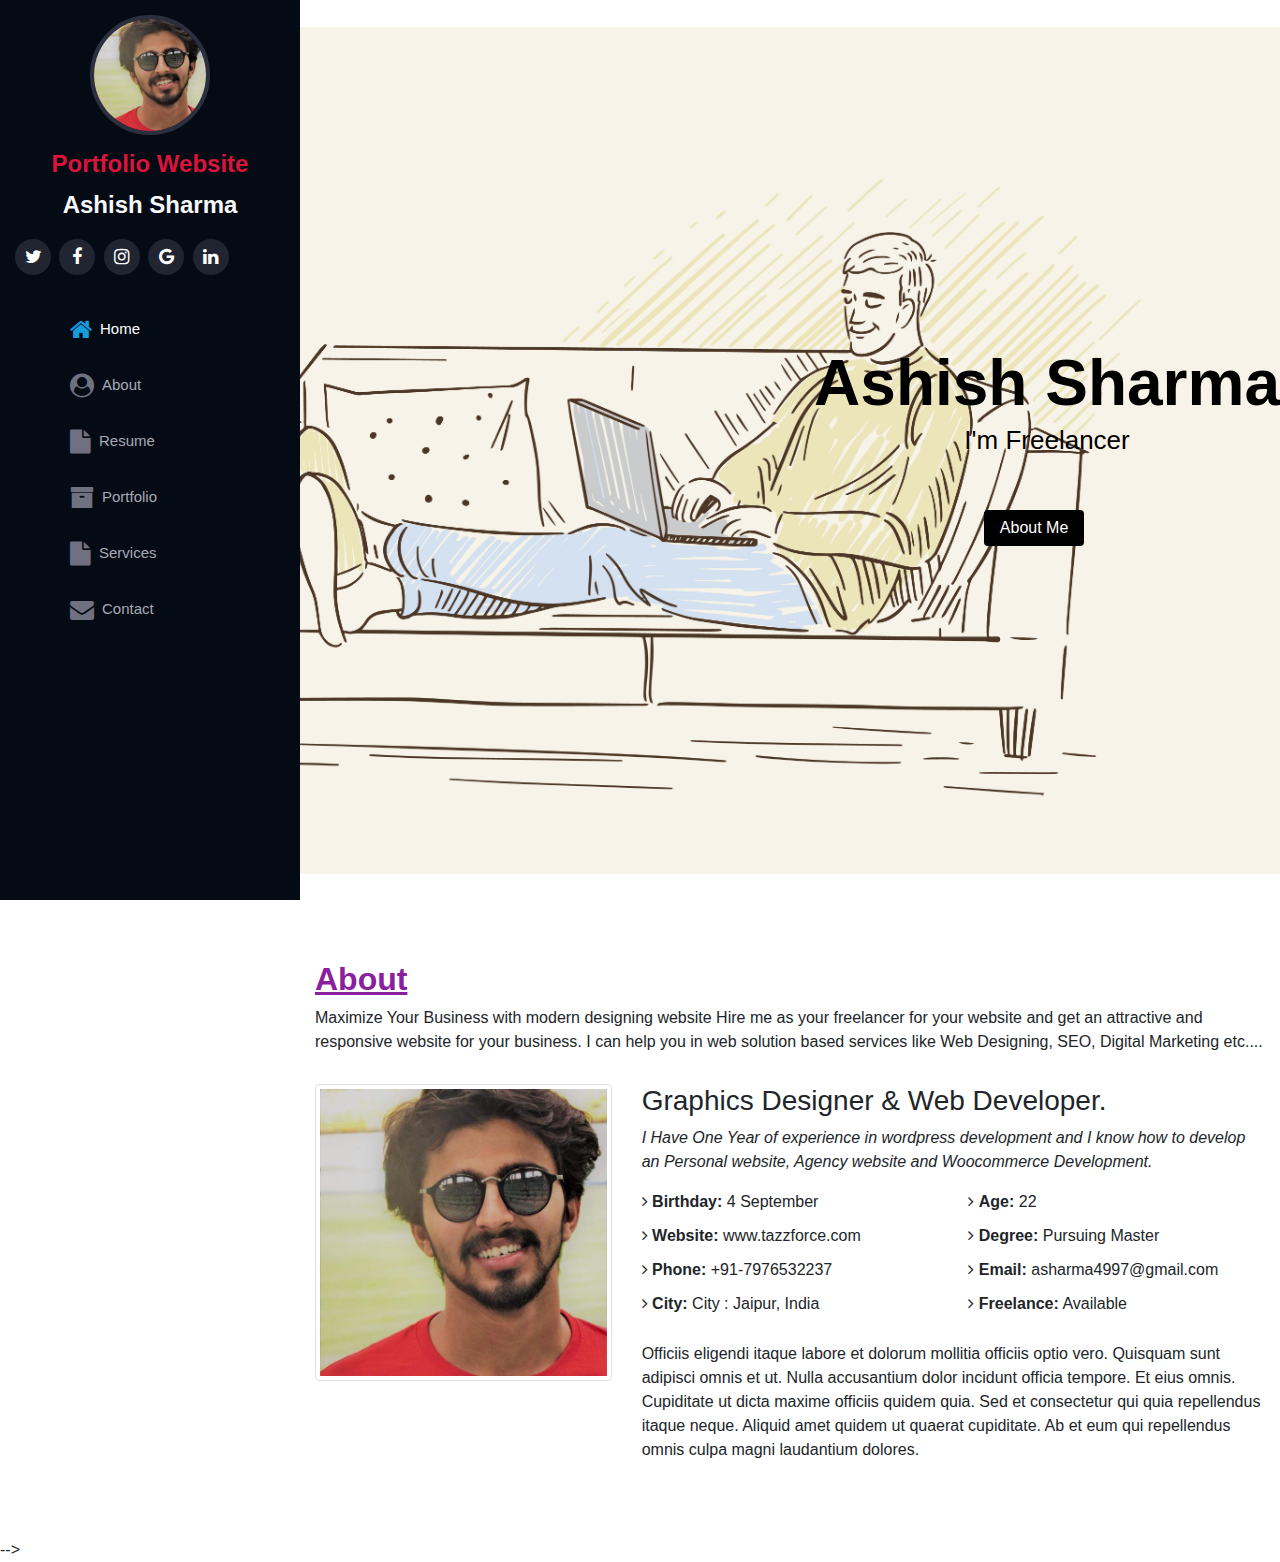
<file: index.html>
<!DOCTYPE html>
<html lang="en">

<head>
  <meta charset="utf-8">
  <meta content="width=device-width, initial-scale=1.0" name="viewport">

  <title>Personal Portfolio Website</title>
    
<!--Css File-->
      <link href="style.css" rel="stylesheet">

    <!--Bootstrap File-->
        <link href="assets/vendor/bootstrap/css/bootstrap.min.css" rel="stylesheet">
<!--    CDN Link for font awesome icons -->
<link rel="stylesheet" href="https://cdnjs.cloudflare.com/ajax/libs/font-awesome/4.7.0/css/font-awesome.min.css">    
    
</head>
    
    <body>
    <header id="header">
        <div class="profile"> 
        <img src="images/profilepic.jpg" alt="" class="img-fluid rounded-circle"> 
            <h1 class="text">Portfolio Website</h1>
            <p class="text-light"><strong>Ashish Sharma</strong></p>
            <div class="social-links mt-3 text center">
          <a href="#" class="twitter"><i class="fa fa-twitter"></i></a>
          <a href="#" class="facebook"><i class="fa fa-facebook"></i></a>
          <a href="#" class="instagram"><i class="fa fa-instagram"></i></a>
          <a href="#" class="google-plus"><i class="fa fa-google"></i></a>
          <a href="#" class="linkedin"><i class="fa fa-linkedin"></i></a>
            
            
            </div>
        </div>
        
        <nav class="nav-menu">
        <ul>
          <li class="active"><a href="index.html"><i class="fa fa-home"></i> <span>Home</span></a></li>
          <li><a href="#about"><i class="fa fa-user-circle"></i> <span>About</span></a></li>
          <li><a href="#resume"><i class="fa fa-file"></i> <span>Resume</span></a></li>
          <li><a href="#portfolio"><i class="fa fa-archive"></i> Portfolio</a></li>
          <li><a href="servicepage.html"><i class="fa fa-file"></i> Services</a></li>
          <li><a href="#contact"><i class="fa fa-envelope"></i> Contact</a></li>

        </ul>
        
        </nav>
        
        
        </header>
    
         <section id="hero" class="d-flex justify-content-end align-items-center">   
    <div class="hero-container">
       
      <h1>Ashish Sharma</h1>
      <p>I'm Freelancer</p>
        <a class="btn btn-primary" href="#about" role="button">About Me</a>
    </div>
             
             
  </section>
        
        
        
        
  <main id="main">

    <!-- ======= About Section ======= -->
    <section id="about" class="about">
      <div class="container">

        <div class="section-title">
          <h2>About</h2>
          <p>Maximize Your Business with modern designing website Hire me as your freelancer for your website and get an attractive and responsive website for your business.  I can help you in web solution based services like Web Designing, SEO, Digital Marketing etc....</p>
        </div>

        <div class="row">
          <div class="col-md-4">
            <img src="images/profilepic.jpg" class="img-thumbnail" alt="">
          </div>
          <div class="col-lg-8 pt-4 pt-lg-0 content">
            <h3>Graphics Designer &amp; Web Developer.</h3>
            <p class="font-italic">
              I Have One Year of experience in wordpress development and I know how to develop an Personal website, Agency website and Woocommerce 
                Development.
            </p>
            <div class="row">
              <div class="col-lg-6">
                <ul>
                  <li><i class="fa fa-angle-right"></i> <strong>Birthday:</strong> 4 September</li>
                  <li><i class="fa fa-angle-right"></i> <strong>Website:</strong> www.tazzforce.com</li>
                  <li><i class="fa fa-angle-right"></i> <strong>Phone:</strong> +91-7976532237</li>
                  <li><i class="fa fa-angle-right"></i> <strong>City:</strong> City : Jaipur, India</li>
                </ul>
              </div>
              <div class="col-lg-6">
                <ul>
                  <li><i class="fa fa-angle-right"></i> <strong>Age:</strong> 22</li>
                  <li><i class="fa fa-angle-right"></i> <strong>Degree:</strong> Pursuing Master</li>
                  <li><i class="fa fa-angle-right"></i> <strong>Email:</strong> asharma4997@gmail.com</li>
                  <li><i class="fa fa-angle-right"></i> <strong>Freelance:</strong> Available</li>
                </ul>
              </div>
            </div>
            <p>
              Officiis eligendi itaque labore et dolorum mollitia officiis optio vero. Quisquam sunt adipisci omnis et ut. Nulla accusantium dolor incidunt officia tempore. Et eius omnis.
              Cupiditate ut dicta maxime officiis quidem quia. Sed et consectetur qui quia repellendus itaque neque. Aliquid amet quidem ut quaerat cupiditate. Ab et eum qui repellendus omnis culpa magni laudantium dolores.
            </p>
          </div>
        </div>

      </div>
    </section><!-- End About Section -->
        </main>
    </body>
<!--      <footer id="footer">
    <div class="container">
      <div class="copyright">
        &copy; Copyright <strong><span></span>2020</strong>
      </div>
      <div class="credits">
            Designed by Ashish Sharma</a>
      </div>
    </div>
  </footer><!-- End  Footer --> -->
</html>
</file>
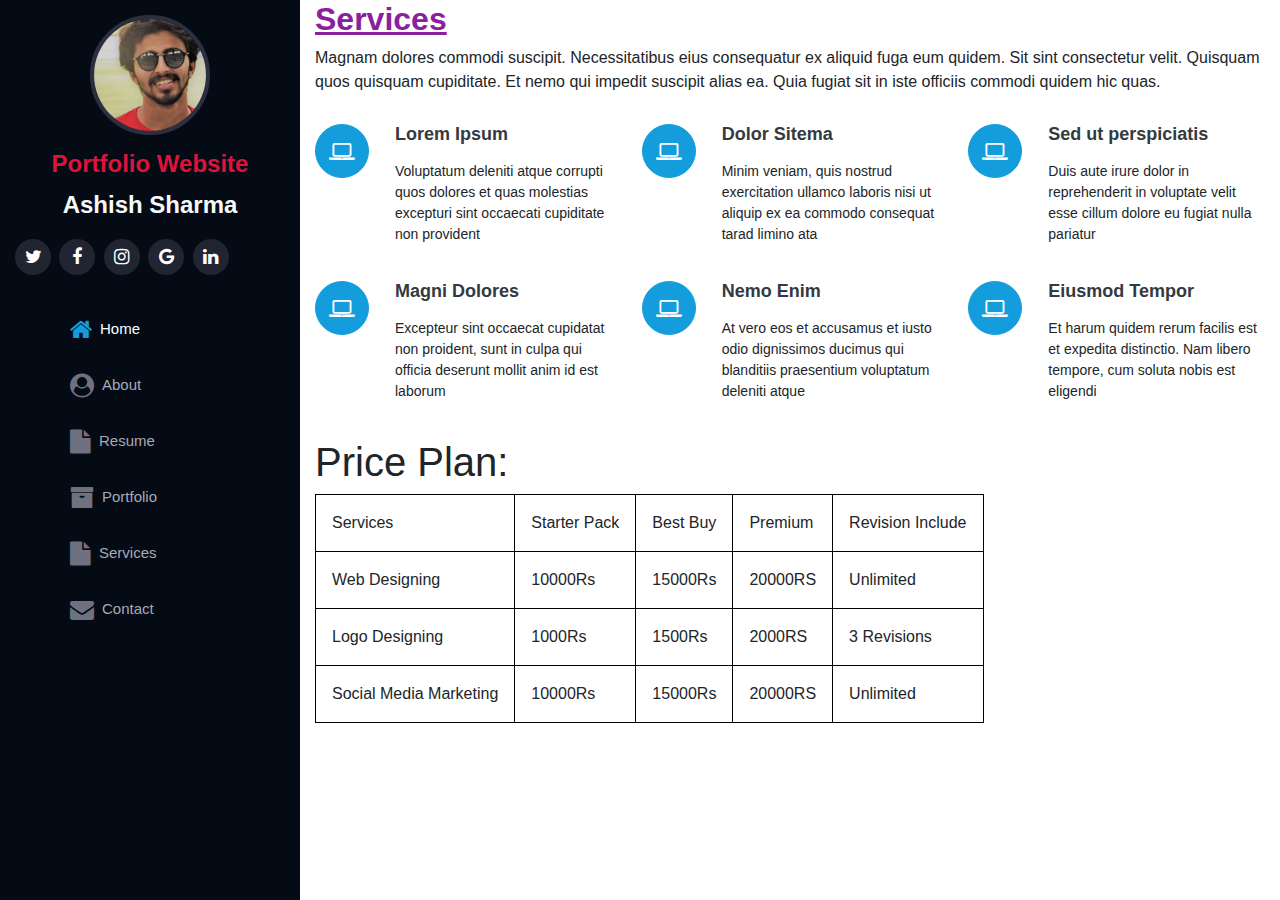
<file: servicepage.html>
<!DOCTYPE html>
<html lang="en">

<head>
  <meta charset="utf-8">
  <meta content="width=device-width, initial-scale=1.0" name="viewport">

  <title>Personal Portfolio Website</title>
    
<!--Css File-->
      <link href="style.css" rel="stylesheet">

    <!--Bootstrap File-->
        <link href="assets/vendor/bootstrap/css/bootstrap.min.css" rel="stylesheet">
<!--    CDN Link for font awesome icons -->
<link rel="stylesheet" href="https://cdnjs.cloudflare.com/ajax/libs/font-awesome/4.7.0/css/font-awesome.min.css">    
    
</head>
    
    <body>
    <header id="header">
        <div class="profile"> 
     <a href="index.html">   <img src="images\profilepic.jpg" alt="" class="img-fluid rounded-circle"> 
          </a>
          <h1 class="text">Portfolio Website</h1>
            <p class="text-light"><strong>Ashish Sharma</strong></p>
            <div class="social-links mt-3 text center">
          <a href="#" class="twitter"><i class="fa fa-twitter"></i></a>
          <a href="#" class="facebook"><i class="fa fa-facebook"></i></a>
          <a href="#" class="instagram"><i class="fa fa-instagram"></i></a>
          <a href="#" class="google-plus"><i class="fa fa-google"></i></a>
          <a href="#" class="linkedin"><i class="fa fa-linkedin"></i></a>
            
            
            </div>
        </div>
        
        <nav class="nav-menu">
        <ul>
          <li class="active"><a href="index.html"><i class="fa fa-home"></i> <span>Home</span></a></li>
          <li><a href="#about"><i class="fa fa-user-circle"></i> <span>About</span></a></li>
          <li><a href="#resume"><i class="fa fa-file"></i> <span>Resume</span></a></li>
          <li><a href="#portfolio"><i class="fa fa-archive"></i> Portfolio</a></li>
          <li><a href="#services"><i class="fa fa-file"></i> Services</a></li>
          <li><a href="#contact"><i class="fa fa-envelope"></i> Contact</a></li>

        </ul>
        
        </nav>
        
        
        </header>
  <main id="main">

  <!-- ======= Services Section ======= -->
    <section id="services" class="services">
      <div class="container">

        <div class="section-title">
          <h2>Services</h2>
          <p>Magnam dolores commodi suscipit. Necessitatibus eius consequatur ex aliquid fuga eum quidem. Sit sint consectetur velit. Quisquam quos quisquam cupiditate. Et nemo qui impedit suscipit alias ea. Quia fugiat sit in iste officiis commodi quidem hic quas.</p>
        </div>

        <div class="row">
          <div class="col-lg-4 col-md-6 icon-box" data-aos="fade-up">
            <div class="icon"><i class="fa fa-laptop"></i></div>
            <h4 class="title"><a href="">Lorem Ipsum</a></h4>
            <p class="description">Voluptatum deleniti atque corrupti quos dolores et quas molestias excepturi sint occaecati cupiditate non provident</p>
          </div>
          <div class="col-lg-4 col-md-6 icon-box" data-aos="fade-up" data-aos-delay="100">
            <div class="icon"><i class="fa fa-laptop"></i></div>
            <h4 class="title"><a href="">Dolor Sitema</a></h4>
            <p class="description">Minim veniam, quis nostrud exercitation ullamco laboris nisi ut aliquip ex ea commodo consequat tarad limino ata</p>
          </div>
          <div class="col-lg-4 col-md-6 icon-box" data-aos="fade-up" data-aos-delay="200">
            <div class="icon"><i class="fa fa-laptop"></i></div>
            <h4 class="title"><a href="">Sed ut perspiciatis</a></h4>
            <p class="description">Duis aute irure dolor in reprehenderit in voluptate velit esse cillum dolore eu fugiat nulla pariatur</p>
          </div>
          <div class="col-lg-4 col-md-6 icon-box" data-aos="fade-up" data-aos-delay="300">
            <div class="icon"><i class="fa fa-laptop"></i></div>
            <h4 class="title"><a href="">Magni Dolores</a></h4>
            <p class="description">Excepteur sint occaecat cupidatat non proident, sunt in culpa qui officia deserunt mollit anim id est laborum</p>
          </div>
          <div class="col-lg-4 col-md-6 icon-box" data-aos="fade-up" data-aos-delay="400">
            <div class="icon"><i class="fa fa-laptop"></i></div>
            <h4 class="title"><a href="">Nemo Enim</a></h4>
            <p class="description">At vero eos et accusamus et iusto odio dignissimos ducimus qui blanditiis praesentium voluptatum deleniti atque</p>
          </div>
          <div class="col-lg-4 col-md-6 icon-box" data-aos="fade-up" data-aos-delay="500">
            <div class="icon"><i class="fa fa-laptop"></i></div>
            <h4 class="title"><a href="">Eiusmod Tempor</a></h4>
            <p class="description">Et harum quidem rerum facilis est et expedita distinctio. Nam libero tempore, cum soluta nobis est eligendi</p>
          </div>
        </div>

      </div>
    </section><!-- End Services Section -->
      <section>
        <div class="container">
            <div class="row">
                <div class="col-md-12">
                    <h1> Price Plan:</h1>
                    <table class="center">
                        <tbody><tr class="theading">
                            
                            <td>Services</td>
                            <td>Starter Pack</td>
                            <td>Best Buy</td>
                            <td>Premium </td>
                            <td>Revision Include</td>
                                                        
                        </tr>
                        <tr class="description">
                            <td>Web Designing</td>
                            <td>10000Rs</td>
                            <td>15000Rs</td>
                            <td>20000RS</td>
                            <td>Unlimited</td>
                                                   
                        </tr>
                        <tr class="description">
                            <td>Logo Designing</td>
                            <td>1000Rs</td>
                            <td>1500Rs</td>
                            <td>2000RS</td>
                            <td>3 Revisions</td>                           
                        </tr>
                        <tr class="description">
                          <td>Social Media Marketing</td>
                            <td>10000Rs</td>
                            <td>15000Rs</td>
                            <td>20000RS</td>
                            <td>Unlimited</td>                           
                        </tr>
                    </tbody></table>
                </div>
            </div>
        </div>
    </section>

  </main><!-- End #main -->



</body>

</html>
</file>
<file: style.css>
body {
  font-family: "Open Sans", sans-serif;
  color: #272829;
}

a {
  color: #149ddd;
}

a:hover {
  color: #37b3ed;
  text-decoration: none;
}

h1, h2, h3, h4, h5, h6 {
  font-family: "Raleway", sans-serif;
}
/*--------------------------------------------------------------
# Header
--------------------------------------------------------------*/
#header {
  position: fixed;
  top: 0;
  left: 0;
  bottom: 0;
  width: 300px;
  padding: 0 15px;
  background: #040b14;

}

#header .profile img {
  margin: 15px auto;
  display: block;
  width: 120px;
  border: 4px solid #2c2f3f;
}
/*Profile Header*/
#header .profile h1 {
  font-size: 24px;
   font-weight: 600;
   text-align: center;
    color: crimson;
}
#header .profile p {
    font-size: 24px;
    color: white;
    text-align: center;
    
}
#header .profile h1 a{
    color: white;
}
#header .profile h1 a:hover {
  color: white;
  text-decoration: none;
}

#header .profile .social-links a {
  font-size: 18px;
 display: inline-block;
  background: #212431;
  color: #fff;
  padding: 5px 0;
  margin-right: 4px;
  border-radius: 50%;
  text-align: center;
  width: 36px;
  height: 36px;

}

.btn-primary {
    background-color: black !important;
    border: black !important;
    font-size: 20px;
    width: 100px;
    margin-left: 170px;
}
#main {
  margin-left: 300px;
}


/*--------------------------------------------------------------
# Navigation Menu
--------------------------------------------------------------*/
/* Desktop Navigation */
.nav-menu {
  padding-top: 30px;
}

.nav-menu ul li {
  margin: 0;
  padding: 0;
  list-style: none;
}


.nav-menu a {
  display: flex;
  align-items: center;
  color: #a8a9b4;
  padding: 12px 15px;
  margin-bottom: 8px;
  transition: 0.3s;
  font-size: 15px;
}

.nav-menu a i {
  font-size: 24px;
  padding-right: 8px;
  color: #6f7180;
}

.nav-menu a:hover, .nav-menu .active > a, .nav-menu li:hover > a {
  text-decoration: none;
  color: #fff;
}

.nav-menu a:hover i, .nav-menu .active > a i, .nav-menu li:hover > a i {
  color: #149ddd;
}


/*--------------------------------------------------------------
# Hero Section
--------------------------------------------------------------*/
#hero {
  width: 100%;
  height: 100vh;
  background: url("images/77.jpg") center;
  background-size: contain;
    background-repeat: no-repeat;
    background-repeat: repeat-x;
}

#hero:before {

  background: rgba(5, 13, 24, 0.3);
  position: absolute;
  bottom: 0;
  top: 0;
  left: 0;  
  right: 0;
 
}



#hero h1 {
  margin: 0 0 10px 0;
  font-size: 64px;
  font-weight: 700;
  line-height: 56px;
  color: black;
}

#hero p {
  color: black;
  margin-bottom: 50px;
  font-size: 26px;
text-align: center; 
}

#hero p span {
  color: #fff;
  padding-bottom: 4px;
  letter-spacing: 1px;
  border-bottom: 3px solid #149ddd;
}





/*--------------------------------------------------------------
# Sections General
--------------------------------------------------------------*/
#about{
    margin-top: 60px;
    margin-bottom: 60px;
}
.section-title{
    margin-bottom: 30px;
}
.section-title h2 {
    color: #8a209d;
    font-weight: 600;
    text-decoration: underline;
}



.about .content ul {
  list-style: none;
  padding: 0;
}

.about .content ul li {
  padding-bottom: 10px;
}

table, tr, td {
    border: 1px solid black;
}


/*--------------------------------------------------------------
# Services
--------------------------------------------------------------*/
.services .icon-box {
  margin-bottom: 20px;
}

.services .icon {
  float: left;
  display: flex;
  align-items: center;
  justify-content: center;
  width: 54px;
  height: 54px;
  background: #149ddd;
  border-radius: 50%;
  border: 1px solid #149ddd;
}

.services .icon i {
  color: #fff;
  font-size: 24px;
}


.services .title {
  margin-left: 80px;
  font-weight: 700;
  margin-bottom: 15px;
  font-size: 18px;
}

.services .title a {
  color: #343a40;
}

.services .title a:hover {
  color: #149ddd;
}

.services .description {
  margin-left: 80px;

  font-size: 14px;
}
/*Tabel Margin and padding  */
td {
    padding: 16px;
}


#footer {
  padding: 15px;
  color: #f4f6fd;
  font-size: 14px;
  position: fixed;
  left: 0;
  bottom: 0;
  width: 300px;
  z-index: 9999;
  background: #040b14;
}

#footer .copyright {
  text-align: center;
}

#footer .credits {
  padding-top: 5px;
  text-align: center;
  font-size: 13px;
  color: #eaebf0;
}
</file>
